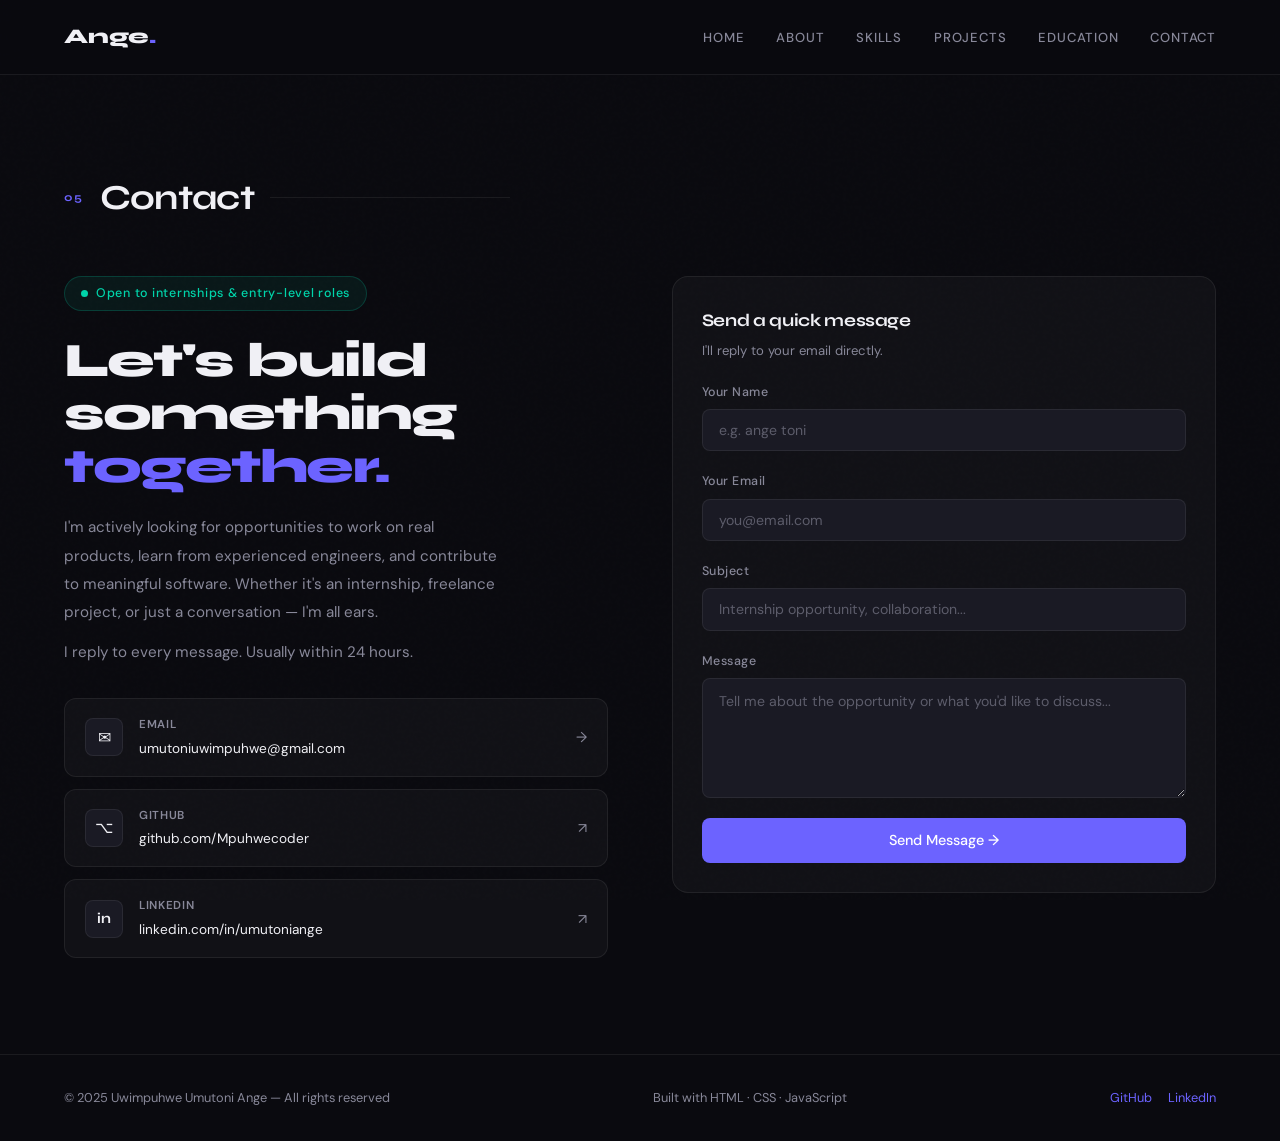
<file: my portfolio/portfolio/contact.html>
<!DOCTYPE html>
<html lang="en">
<head>
  <meta charset="UTF-8">
  <meta name="viewport" content="width=device-width, initial-scale=1.0">
  <title>Contact — Ange Umutoni Uwimpuhwe</title>
  <meta name="description" content="Get in touch with Umutoni Ange — open to internships, collaborations, and developer roles.">
  <link rel="stylesheet" href="css/style.css">
  <link rel="stylesheet" href="css/contact.css">
</head>
<body>

<div id="nav-placeholder"></div>

<main class="page-content">
  <section class="section contact-section">

    <div class="section-header fade-up">
      <span class="section-num">05</span>
      <h2 class="section-title">Contact</h2>
      <div class="section-line"></div>
    </div>

    <div class="contact-layout">

      <!-- Left: CTA text -->
      <div class="contact-left fade-up">
        <div class="badge badge-green" style="margin-bottom:1.5rem;">
          <span class="badge-dot"></span>
          Open to internships &amp; entry-level roles
        </div>

        <h3 class="contact-heading">
          Let's build something<br>
          <span class="ch-accent">together.</span>
        </h3>

        <p class="contact-desc">
          I'm actively looking for opportunities to work on real products, learn from
          experienced engineers, and contribute to meaningful software. Whether it's an
          internship, freelance project, or just a conversation — I'm all ears.
        </p>

        <p class="contact-desc" style="margin-top:-0.5rem;">
          I reply to every message. Usually within 24 hours.
        </p>

        <div class="contact-channels">
          <a href="mailto:umutoniuwimpuhwe@gmail.com" class="channel-card">
            <div class="channel-icon">✉</div>
            <div>
              <div class="channel-label">Email</div>
              <div class="channel-value">umutoniuwimpuhwe@gmail.com</div>
            </div>
            <span class="channel-arrow">→</span>
          </a>

          <a href="https://github.com/Mpuhwecoder" target="_blank" class="channel-card">
            <div class="channel-icon">⌥</div>
            <div>
              <div class="channel-label">GitHub</div>
              <div class="channel-value">github.com/Mpuhwecoder</div>
            </div>
            <span class="channel-arrow">↗</span>
          </a>

          <a href="https://linkedin.com/in/umutoniange" target="_blank" class="channel-card">
            <div class="channel-icon" style="font-weight:700;font-family:'Syne',sans-serif;font-size:0.9rem;">in</div>
            <div>
              <div class="channel-label">LinkedIn</div>
              <div class="channel-value">linkedin.com/in/umutoniange</div>
            </div>
            <span class="channel-arrow">↗</span>
          </a>
        </div>
      </div>

      <!-- Right: Quick contact form -->
      <div class="contact-right fade-up delay-2">
        <div class="contact-form-card card">
          <h4 class="form-heading">Send a quick message</h4>
          <p class="form-sub">I'll reply to your email directly.</p>

          <div class="form-group">
            <label class="form-label" for="name">Your Name</label>
            <input type="text" id="name" class="form-input" placeholder="e.g. ange toni">
          </div>

          <div class="form-group">
            <label class="form-label" for="email">Your Email</label>
            <input type="email" id="email" class="form-input" placeholder="you@email.com">
          </div>

          <div class="form-group">
            <label class="form-label" for="subject">Subject</label>
            <input type="text" id="subject" class="form-input" placeholder="Internship opportunity, collaboration...">
          </div>

          <div class="form-group">
            <label class="form-label" for="message">Message</label>
            <textarea id="message" class="form-input form-textarea" placeholder="Tell me about the opportunity or what you'd like to discuss..."></textarea>
          </div>

          <button class="btn btn-primary send-btn" onclick="handleSend()">
            Send Message →
          </button>

          <div id="form-feedback" class="form-feedback" style="display:none;"></div>
        </div>
      </div>

    </div>
  </section>
</main>

<div id="footer-placeholder"></div>

<script src="js/layout.js"></script>
<script src="js/main.js"></script>
<script>
function handleSend() {
  const name    = document.getElementById('name').value.trim();
  const email   = document.getElementById('email').value.trim();
  const subject = document.getElementById('subject').value.trim();
  const message = document.getElementById('message').value.trim();
  const fb      = document.getElementById('form-feedback');

  if (!name || !email || !message) {
    fb.style.display = 'block';
    fb.className = 'form-feedback form-error';
    fb.textContent = 'Please fill in your name, email, and message.';
    return;
  }

  // Opens default mail client pre-filled
  const mailtoLink = `mailto:umutoniuwimpuhwe@gmail.com?subject=${encodeURIComponent(subject || 'Portfolio Contact: ' + name)}&body=${encodeURIComponent('Hi Ange,\n\n' + message + '\n\nFrom: ' + name + '\nEmail: ' + email)}`;
  window.location.href = mailtoLink;

  fb.style.display = 'block';
  fb.className = 'form-feedback form-success';
  fb.textContent = '✓ Opening your mail app now. Thank you, ' + name + '!';
}
</script>
</body>
</html>
</file>
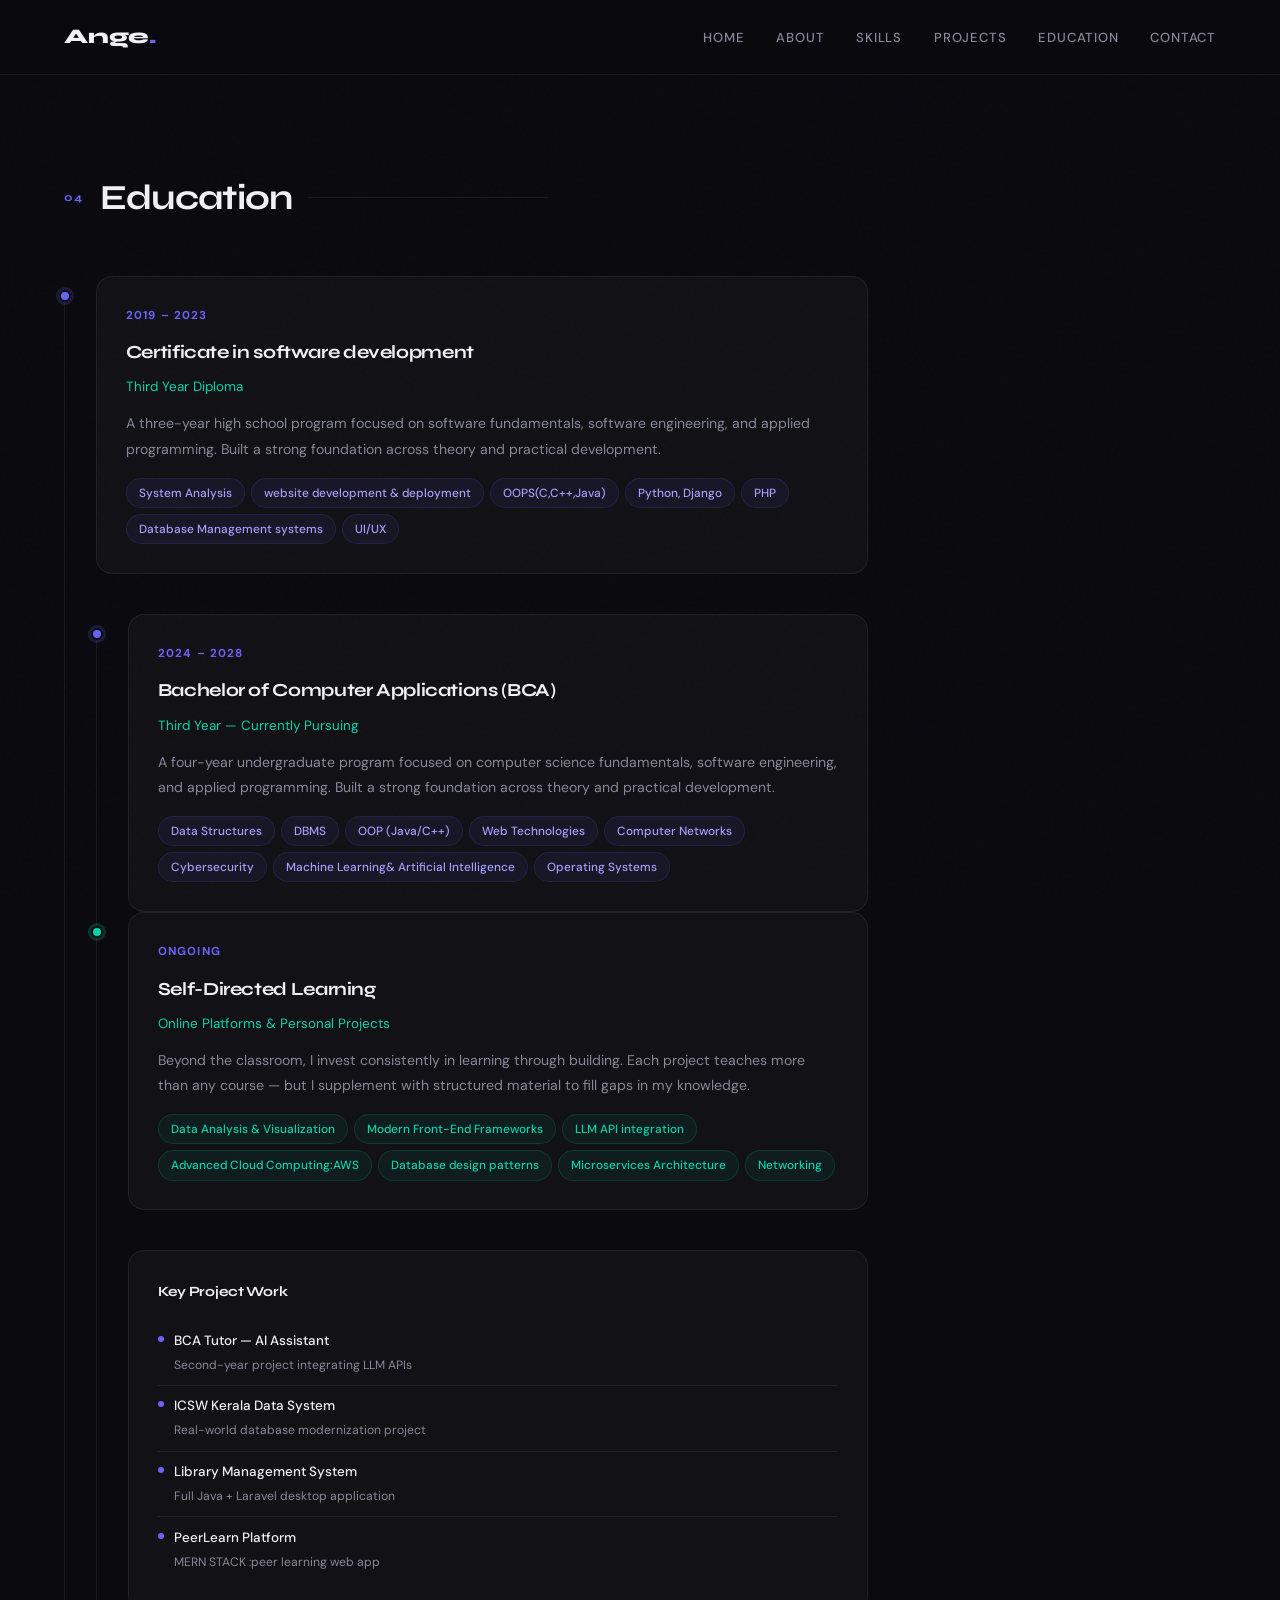
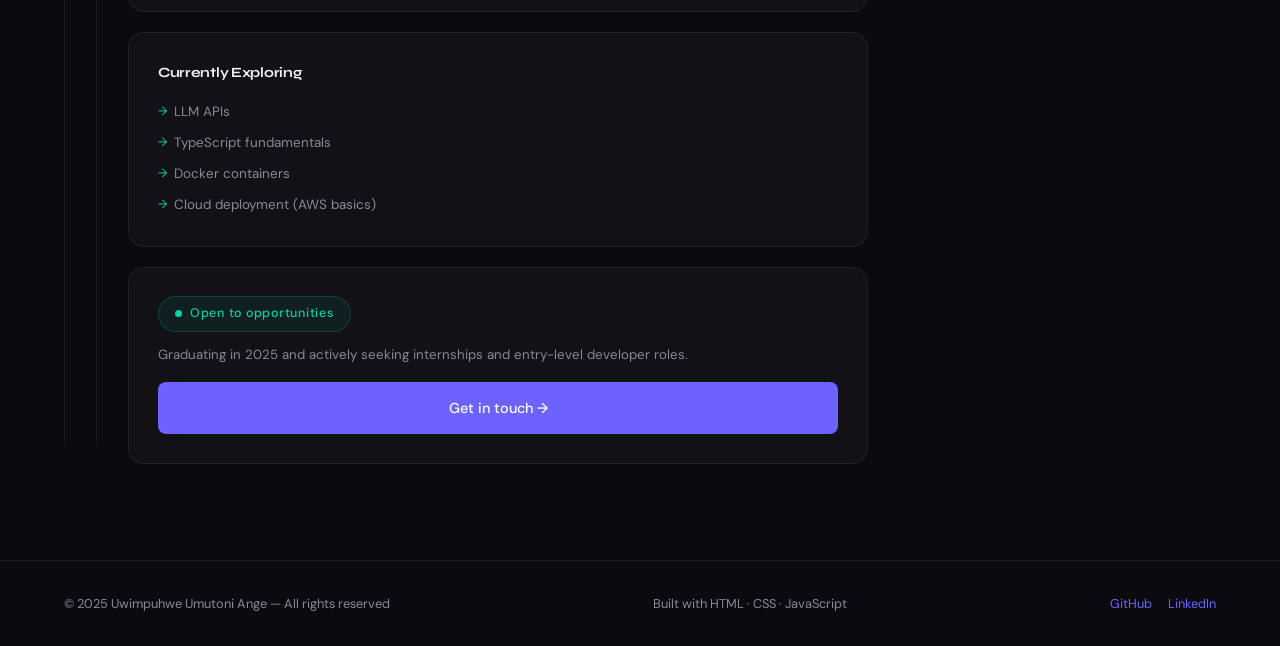
<file: my portfolio/portfolio/education.html>
<!DOCTYPE html>
<html lang="en">
<head>
  <meta charset="UTF-8">
  <meta name="viewport" content="width=device-width, initial-scale=1.0">
  <title>Education — Ange</title>
  <meta name="description" content="Educational background and learning journey of Umutoni Ange.">
  <link rel="stylesheet" href="css/style.css">
  <link rel="stylesheet" href="css/education.css">
</head>
<body>

<div id="nav-placeholder"></div>

<main class="page-content">
  <section class="section">

    <div class="section-header fade-up">
      <span class="section-num">04</span>
      <h2 class="section-title">Education</h2>
      <div class="section-line"></div>
    </div>

    <div class="education-layout">

      <!-- Timeline -->
      <div class="edu-timeline">

        <div class="timeline-item fade-up delay-1">
          <div class="tl-dot"></div>
          <div class="tl-content card">
            <div class="tl-date">2019 – 2023</div>
            <h3 class="tl-title">Certificate in software development</h3>
            <div class="tl-org">Third Year Diploma</div>
            <p class="tl-desc">
              A three-year high school program focused on software fundamentals,
              software engineering, and applied programming. Built a strong foundation across
              theory and practical development.
            </p>
            <div class="tl-subjects">
              <div class="subject-chip">System Analysis</div>
              <div class="subject-chip">website development & deployment</div>
              <div class="subject-chip">OOPS(C,C++,Java)</div>
              <div class="subject-chip">Python, Django</div>
              <div class="subject-chip">PHP</div>
              <div class="subject-chip">Database Management systems</div>
              <div class="subject-chip">UI/UX</div>
              
            </div>
          </div>
        </div>
            <div class="edu-timeline">

        <div class="timeline-item fade-up delay-2">
             <div class="tl-dot"></div>
          <div class="tl-content card">
            <div class="tl-date">2024 – 2028</div>
            <h3 class="tl-title">Bachelor of Computer Applications (BCA)</h3>
             <div class="tl-org">Third Year — Currently Pursuing</div>
            <p class="tl-desc">
              A four-year undergraduate program focused on computer science fundamentals,
              software engineering, and applied programming. Built a strong foundation across
              theory and practical development.
            </p>
            
            <div class="tl-subjects">
              <div class="subject-chip">Data Structures</div>
              <div class="subject-chip">DBMS</div>
              <div class="subject-chip">OOP (Java/C++)</div>
              <div class="subject-chip">Web Technologies</div>
              <div class="subject-chip">Computer Networks</div>
              <div class="subject-chip">Cybersecurity</div>
              <div class="subject-chip">Machine Learning& Artificial Intelligence</div>
              <div class="subject-chip">Operating Systems</div>
            </div>
          </div>
    

        <div class="timeline-item fade-up delay-3">
          <div class="tl-dot tl-dot-green"></div>
          <div class="tl-content card">
            <div class="tl-date">Ongoing</div>
            <h3 class="tl-title">Self-Directed Learning</h3>
            <div class="tl-org">Online Platforms & Personal Projects</div>
            <p class="tl-desc">
              Beyond the classroom, I invest consistently in learning through building.
              Each project teaches more than any course — but I supplement with structured
              material to fill gaps in my knowledge.
            </p>
            <div class="tl-subjects">
              <div class="subject-chip chip-green">Data Analysis & Visualization</div>
              <div class="subject-chip chip-green">Modern Front-End Frameworks</div>
              <div class="subject-chip chip-green">LLM API integration</div>
              <div class="subject-chip chip-green">Advanced Cloud Computing:AWS</div>
              <div class="subject-chip chip-green">Database design patterns</div>
              <div class="subject-chip chip-green">Microservices Architecture</div>
              <div class="subject-chip chip-green">Networking</div>
            </div>
          </div>
        </div>

      </div>

      <!-- Right: coursework highlight -->
      <div class="edu-sidebar fade-up delay-2">
        <div class="sidebar-card card">
          <h4 class="sidebar-title">Key Project Work</h4>
          <div class="sidebar-project">
            <div class="sp-dot"></div>
            <div>
              <div class="sp-name">BCA Tutor — AI Assistant</div>
              <div class="sp-desc">Second-year project integrating LLM APIs</div>
            </div>
          </div>
          <div class="sidebar-project">
            <div class="sp-dot"></div>
            <div>
              <div class="sp-name">ICSW Kerala Data System</div>
              <div class="sp-desc">Real-world database modernization project</div>
            </div>
          </div>
          <div class="sidebar-project">
            <div class="sp-dot"></div>
            <div>
              <div class="sp-name">Library Management System</div>
              <div class="sp-desc">Full Java + Laravel desktop application</div>
            </div>
          </div>
          <div class="sidebar-project">
            <div class="sp-dot"></div>
            <div>
              <div class="sp-name">PeerLearn Platform</div>
              <div class="sp-desc">MERN STACK :peer learning web app</div>
            </div>
          </div>
        </div>

        <div class="sidebar-card card" style="margin-top:1.25rem;">
          <h4 class="sidebar-title">Currently Exploring</h4>
          <ul class="exploring-list">
            <li>LLM APIs</li>
            <li>TypeScript fundamentals</li>
            <li>Docker containers</li>
            <li>Cloud deployment (AWS basics)</li>
          </ul>
        </div>

        <div class="sidebar-availability card" style="margin-top:1.25rem;">
          <div class="badge badge-green" style="margin-bottom:0.75rem;">
            <span class="badge-dot"></span>
            Open to opportunities
          </div>
          <p style="font-size:0.83rem; color:var(--muted); line-height:1.7;">
            Graduating in 2025 and actively seeking internships and entry-level developer roles.
          </p>
          <a href="contact.html" class="btn btn-primary" style="margin-top:1rem; width:100%; justify-content:center;">
            Get in touch →
          </a>
        </div>
      </div>

    </div>
  </section>
</main>

<div id="footer-placeholder"></div>

<script src="js/layout.js"></script>
<script src="js/main.js"></script>
</body>
</html>
</file>
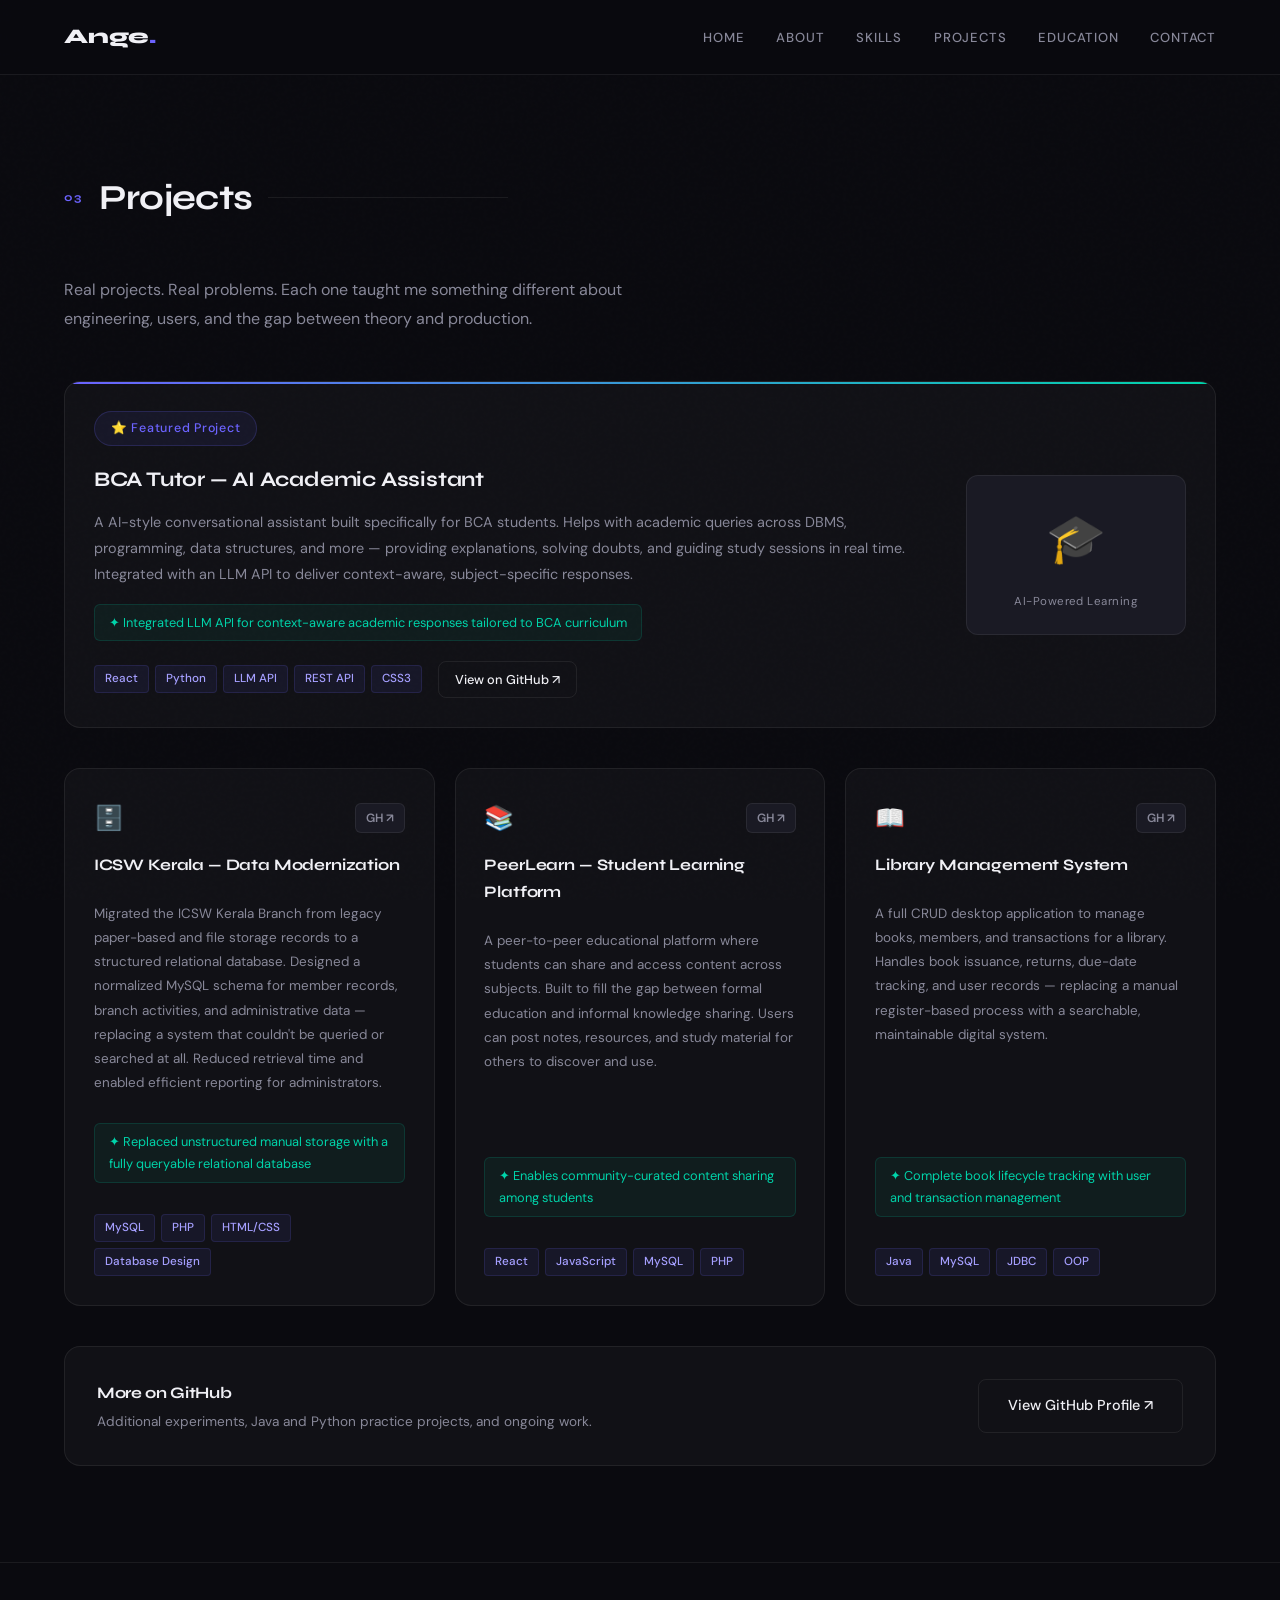
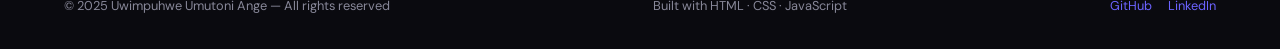
<file: my portfolio/portfolio/projects.html>
<!DOCTYPE html>
<html lang="en">
<head>
  <meta charset="UTF-8">
  <meta name="viewport" content="width=device-width, initial-scale=1.0">
  <title>Projects — Ange Umutoni Uwimpuhwe</title>
  <meta name="description" content="Software projects built by Uwimpuhwe Umutoni Ange including AI tools, data systems, and web applications.">
  <link rel="stylesheet" href="css/style.css">
  <link rel="stylesheet" href="css/projects.css">
</head>
<body>

<div id="nav-placeholder"></div>

<main class="page-content">
  <section class="section">

    <div class="section-header fade-up">
      <span class="section-num">03</span>
      <h2 class="section-title">Projects</h2>
      <div class="section-line"></div>
    </div>

    <p class="projects-intro fade-up">
      Real projects. Real problems. Each one taught me something different about engineering,
      users, and the gap between theory and production.
    </p>

    <!-- FEATURED: BCA Tutor -->
    <div class="project-featured card fade-up">
      <div class="pf-text">
        <div class="project-badge">
          <span class="badge badge-purple">⭐ Featured Project</span>
        </div>
        <h3 class="project-name">BCA Tutor — AI Academic Assistant</h3>
        <p class="project-desc">
          A AI-style conversational assistant built specifically for BCA students.
          Helps with academic queries across DBMS, programming, data structures, and more —
          providing explanations, solving doubts, and guiding study sessions in real time.
          Integrated with an LLM API to deliver context-aware, subject-specific responses.
        </p>
        <div class="project-outcome">
          ✦ Integrated LLM API for context-aware academic responses tailored to BCA curriculum
        </div>
        <div class="project-meta">
          <div class="project-tags">
            <span class="tag">React</span>
            <span class="tag">Python</span>
            <span class="tag">LLM API</span>
            <span class="tag">REST API</span>
            <span class="tag">CSS3</span>
          </div>
          <div class="project-links">
            <a href="https://github.com/Mpuhwecoder" target="_blank" class="project-link-btn">
              View on GitHub ↗
            </a>
          </div>
        </div>
      </div>
      <div class="pf-visual">
        <span>🎓</span>
        <span class="pf-visual-label">AI-Powered Learning</span>
      </div>
    </div>

    <!-- PROJECT GRID -->
    <div class="projects-grid">

      <!-- ICSW -->
      <div class="project-card card fade-up delay-1">
        <div class="pc-header">
          <div class="pc-icon">🗄️</div>
          <a href="https://github.com/Mpuhwecoder" target="_blank" class="pc-link">GH ↗</a>
        </div>
        <h3 class="project-name">ICSW Kerala — Data Modernization</h3>
        <p class="project-desc">
          Migrated the ICSW Kerala Branch from legacy paper-based and file storage records to a
          structured relational database. Designed a normalized MySQL schema for member records,
          branch activities, and administrative data — replacing a system that couldn't be queried
          or searched at all. Reduced retrieval time and enabled efficient reporting for administrators.
        </p>
        <div class="project-outcome">
          ✦ Replaced unstructured manual storage with a fully queryable relational database
        </div>
        <div class="project-tags">
          <span class="tag">MySQL</span>
          <span class="tag">PHP</span>
          <span class="tag">HTML/CSS</span>
          <span class="tag">Database Design</span>
        </div>
      </div>

      <!-- PeerLearn -->
      <div class="project-card card fade-up delay-2">
        <div class="pc-header">
          <div class="pc-icon">📚</div>
          <a href="https://github.com/Mpuhwecoder" target="_blank" class="pc-link">GH ↗</a>
        </div>
        <h3 class="project-name">PeerLearn — Student Learning Platform</h3>
        <p class="project-desc">
          A peer-to-peer educational platform where students can share and access content across
          subjects. Built to fill the gap between formal education and informal knowledge sharing.
          Users can post notes, resources, and study material for others to discover and use.
        </p>
        <div class="project-outcome">
          ✦ Enables community-curated content sharing among students
        </div>
        <div class="project-tags">
          <span class="tag">React</span>
          <span class="tag">JavaScript</span>
          <span class="tag">MySQL</span>
          <span class="tag">PHP</span>
        </div>
      </div>

      <!-- Library -->
      <div class="project-card card fade-up delay-1">
        <div class="pc-header">
          <div class="pc-icon">📖</div>
          <a href="https://github.com/Mpuhwecoder" target="_blank" class="pc-link">GH ↗</a>
        </div>
        <h3 class="project-name">Library Management System</h3>
        <p class="project-desc">
          A full CRUD desktop application to manage books, members, and transactions for a library.
          Handles book issuance, returns, due-date tracking, and user records — replacing a
          manual register-based process with a searchable, maintainable digital system.
        </p>
        <div class="project-outcome">
          ✦ Complete book lifecycle tracking with user and transaction management
        </div>
        <div class="project-tags">
          <span class="tag">Java</span>
          <span class="tag">MySQL</span>
          <span class="tag">JDBC</span>
          <span class="tag">OOP</span>
        </div>
      </div>

    </div>

    <!-- GitHub CTA -->
    <div class="github-cta fade-up">
      <div class="github-cta-text">
        <h4>More on GitHub</h4>
        <p>Additional experiments, Java and Python practice projects, and ongoing work.</p>
      </div>
      <a href="https://github.com/Mpuhwecoder" target="_blank" class="btn btn-outline">
        View GitHub Profile ↗
      </a>
    </div>

  </section>
</main>

<div id="footer-placeholder"></div>

<script src="js/layout.js"></script>
<script src="js/main.js"></script>
</body>
</html>
</file>
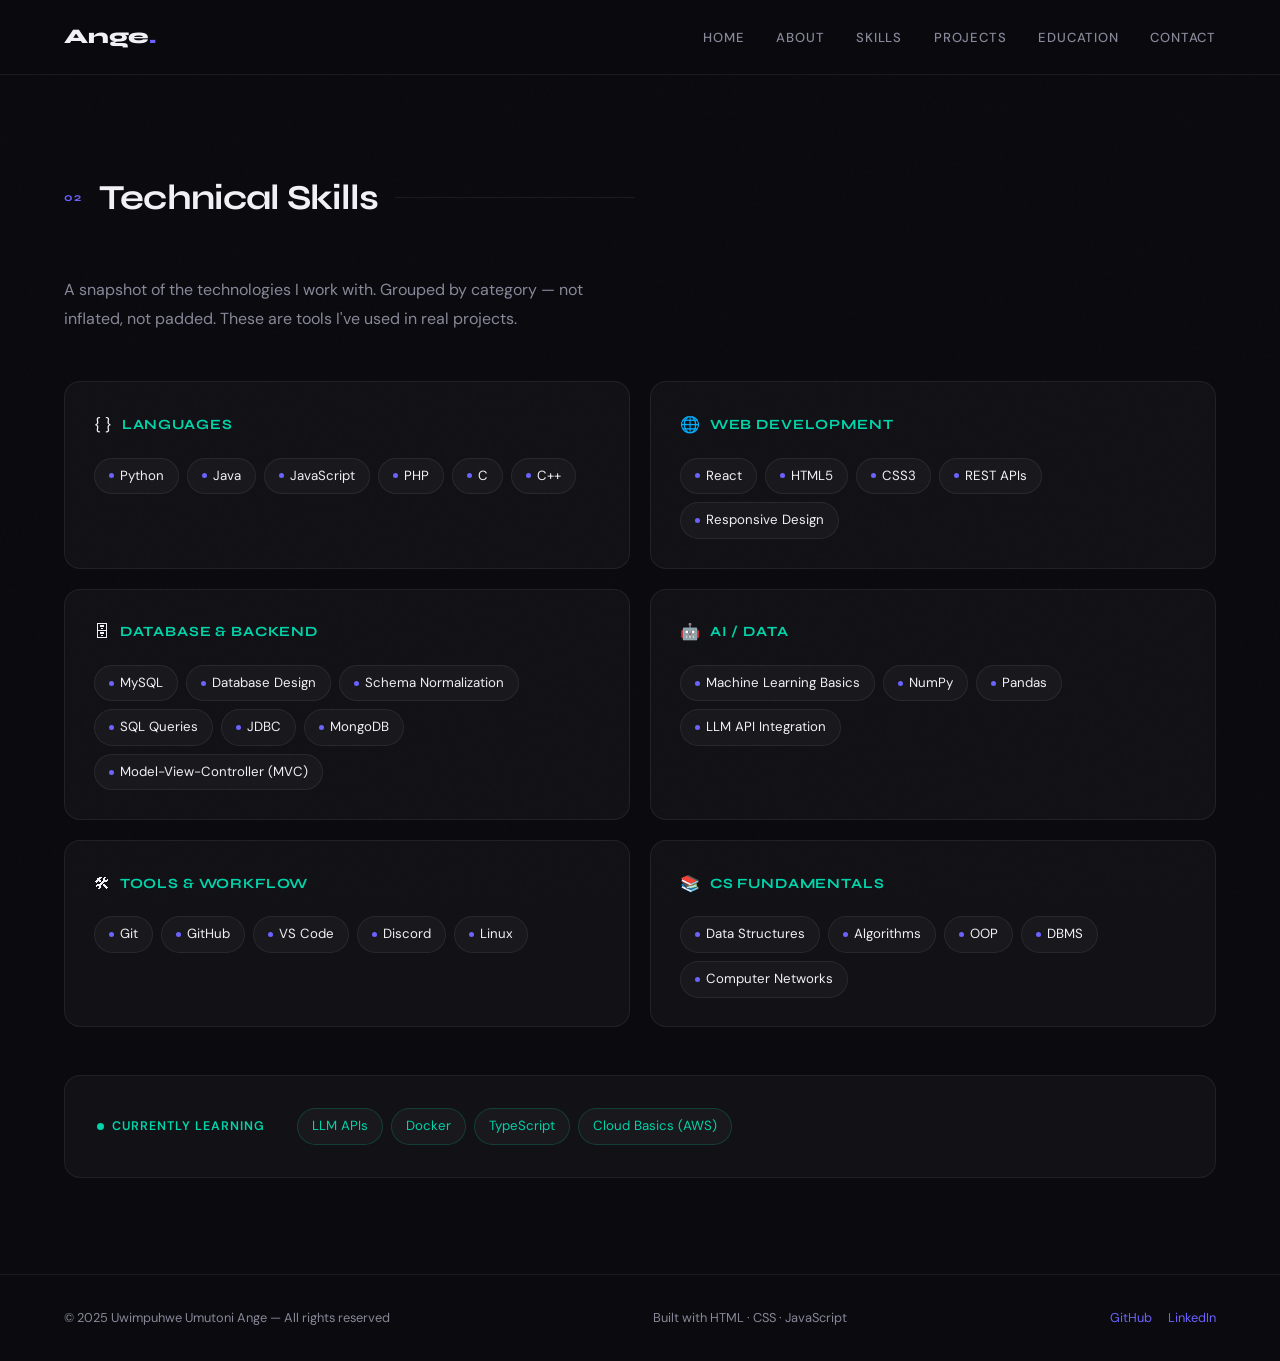
<file: my portfolio/portfolio/skills.html>
<!DOCTYPE html>
<html lang="en">
<head>
  <meta charset="UTF-8">
  <meta name="viewport" content="width=device-width, initial-scale=1.0">
  <title>Skills — Ange Umutoni Uwimpuhwe</title>
  <meta name="description" content="Technical skills and tools used by Uwimpuhwe Umutoni Ange.">
  <link rel="stylesheet" href="css/style.css">
  <link rel="stylesheet" href="css/skills.css">
</head>
<body>

<div id="nav-placeholder"></div>

<main class="page-content">
  <section class="section">

    <div class="section-header fade-up">
      <span class="section-num">02</span>
      <h2 class="section-title">Technical Skills</h2>
      <div class="section-line"></div>
    </div>

    <p class="skills-intro fade-up">
      A snapshot of the technologies I work with. Grouped by category — not inflated, not padded.
      These are tools I've used in real projects.
    </p>

    <div class="skills-grid">

      <div class="skill-group card fade-up delay-1">
        <div class="sg-header">
          <span class="sg-icon">{ }</span>
          <span class="sg-title">Languages</span>
        </div>
        <div class="skill-pills">
          <div class="pill"><span class="pill-dot"></span>Python</div>
          <div class="pill"><span class="pill-dot"></span>Java</div>
          <div class="pill"><span class="pill-dot"></span>JavaScript</div>
          <div class="pill"><span class="pill-dot"></span>PHP</div>
          <div class="pill"><span class="pill-dot"></span>C</div>
          <div class="pill"><span class="pill-dot"></span>C++</div>
        </div>
      </div>

      <div class="skill-group card fade-up delay-2">
        <div class="sg-header">
          <span class="sg-icon">🌐</span>
          <span class="sg-title">Web Development</span>
        </div>
        <div class="skill-pills">
          <div class="pill"><span class="pill-dot"></span>React</div>
          <div class="pill"><span class="pill-dot"></span>HTML5</div>
          <div class="pill"><span class="pill-dot"></span>CSS3</div>
          <div class="pill"><span class="pill-dot"></span>REST APIs</div>
          <div class="pill"><span class="pill-dot"></span>Responsive Design</div>
        </div>
      </div>

      <div class="skill-group card fade-up delay-1">
        <div class="sg-header">
          <span class="sg-icon">🗄</span>
          <span class="sg-title">Database & Backend</span>
        </div>
        <div class="skill-pills">
          <div class="pill"><span class="pill-dot"></span>MySQL</div>
          <div class="pill"><span class="pill-dot"></span>Database Design</div>
          <div class="pill"><span class="pill-dot"></span>Schema Normalization</div>
          <div class="pill"><span class="pill-dot"></span>SQL Queries</div>
          <div class="pill"><span class="pill-dot"></span>JDBC</div>
          <div class="pill"><span class="pill-dot"></span>MongoDB</div>
          <div class="pill"><span class="pill-dot"></span>Model-View-Controller (MVC)</div>
        </div>
      </div>

      <div class="skill-group card fade-up delay-2">
        <div class="sg-header">
          <span class="sg-icon">🤖</span>
          <span class="sg-title">AI / Data</span>
        </div>
        <div class="skill-pills">
          <div class="pill"><span class="pill-dot"></span>Machine Learning Basics</div>
          <div class="pill"><span class="pill-dot"></span>NumPy</div>
          <div class="pill"><span class="pill-dot"></span>Pandas</div>
          <div class="pill"><span class="pill-dot"></span>LLM API Integration</div>
        </div>
      </div>

      <div class="skill-group card fade-up delay-1">
        <div class="sg-header">
          <span class="sg-icon">🛠</span>
          <span class="sg-title">Tools & Workflow</span>
        </div>
        <div class="skill-pills">
          <div class="pill"><span class="pill-dot"></span>Git</div>
          <div class="pill"><span class="pill-dot"></span>GitHub</div>
          <div class="pill"><span class="pill-dot"></span>VS Code</div>
          <div class="pill"><span class="pill-dot"></span>Discord</div>
          <div class="pill"><span class="pill-dot"></span>Linux</div>
        </div>
      </div>

      <div class="skill-group card fade-up delay-2">
        <div class="sg-header">
          <span class="sg-icon">📚</span>
          <span class="sg-title">CS Fundamentals</span>
        </div>
        <div class="skill-pills">
          <div class="pill"><span class="pill-dot"></span>Data Structures</div>
          <div class="pill"><span class="pill-dot"></span>Algorithms</div>
          <div class="pill"><span class="pill-dot"></span>OOP</div>
          <div class="pill"><span class="pill-dot"></span>DBMS</div>
          <div class="pill"><span class="pill-dot"></span>Computer Networks</div>
        </div>
      </div>

    </div>

    <!-- Currently learning -->
    <div class="learning-section fade-up">
      <div class="learning-label">
        <span class="badge-dot" style="width:7px;height:7px;border-radius:50%;background:var(--accent2);display:inline-block;animation:pulse 2s infinite;"></span>
        Currently Learning
      </div>
      <div class="learning-pills">
        <div class="pill learning-pill">LLM APIs</div>
        <div class="pill learning-pill">Docker</div>
        <div class="pill learning-pill">TypeScript</div>
        <div class="pill learning-pill">Cloud Basics (AWS)</div>
      </div>
    </div>

  </section>
</main>

<div id="footer-placeholder"></div>

<script src="js/layout.js"></script>
<script src="js/main.js"></script>
</body>
</html>
</file>
<file: my portfolio/portfolio/css/style.css>
/* ============================================
   ANGE PORTFOLIO — GLOBAL STYLES
   style.css
   ============================================ */

@import url('https://fonts.googleapis.com/css2?family=Syne:wght@400;600;700;800&family=DM+Sans:ital,wght@0,300;0,400;0,500;1,300&display=swap');

/* ── Variables ── */
:root {
  --bg:      #0a0a0f;
  --bg2:     #111118;
  --bg3:     #1a1a24;
  --accent:  #6c63ff;
  --accent2: #00d4aa;
  --accent3: #ff6b6b;
  --text:    #f0f0f5;
  --muted:   #888899;
  --border:  rgba(255,255,255,0.07);
  --card:    rgba(255,255,255,0.03);
  --radius:  12px;
  --radius-lg: 16px;
}

/* ── Reset ── */
*, *::before, *::after { box-sizing: border-box; margin: 0; padding: 0; }
html { scroll-behavior: smooth; }
body {
  font-family: 'DM Sans', sans-serif;
  background: var(--bg);
  color: var(--text);
  overflow-x: hidden;
  line-height: 1.7;
  min-height: 100vh;
}

/* ── Noise overlay ── */
body::before {
  content: '';
  position: fixed;
  inset: 0;
  background-image: url("data:image/svg+xml,%3Csvg viewBox='0 0 256 256' xmlns='http://www.w3.org/2000/svg'%3E%3Cfilter id='n'%3E%3CfeTurbulence type='fractalNoise' baseFrequency='0.9' numOctaves='4' stitchTiles='stitch'/%3E%3C/filter%3E%3Crect width='100%25' height='100%25' filter='url(%23n)' opacity='0.04'/%3E%3C/svg%3E");
  pointer-events: none;
  z-index: 0;
  opacity: 0.35;
}

/* ── Typography ── */
h1, h2, h3, h4 {
  font-family: 'Syne', sans-serif;
  letter-spacing: -0.02em;
}

a { color: inherit; text-decoration: none; }

/* ── NAV ── */
nav {
  position: fixed;
  top: 0; left: 0; right: 0;
  z-index: 100;
  padding: 1.2rem 4rem;
  display: flex;
  justify-content: space-between;
  align-items: center;
  background: rgba(10,10,15,0.88);
  backdrop-filter: blur(20px);
  border-bottom: 1px solid var(--border);
  transition: padding 0.3s;
}
nav.scrolled { padding: 0.8rem 4rem; }
.nav-logo {
  font-family: 'Syne', sans-serif;
  font-weight: 800;
  font-size: 1.3rem;
  color: var(--text);
}
.nav-logo span { color: var(--accent); }
.nav-links { display: flex; gap: 2rem; list-style: none; }
.nav-links a {
  font-size: 0.82rem;
  font-weight: 500;
  color: var(--muted);
  letter-spacing: 0.06em;
  text-transform: uppercase;
  transition: color 0.2s;
  position: relative;
  padding-bottom: 2px;
}
.nav-links a::after {
  content: '';
  position: absolute;
  bottom: -2px; left: 0;
  width: 0; height: 1px;
  background: var(--accent);
  transition: width 0.25s;
}
.nav-links a:hover { color: var(--text); }
.nav-links a:hover::after,
.nav-links a.active::after { width: 100%; }
.nav-links a.active { color: var(--text); }

.nav-toggle {
  display: none;
  flex-direction: column;
  gap: 5px;
  cursor: pointer;
  padding: 4px;
}
.nav-toggle span {
  display: block;
  width: 22px; height: 2px;
  background: var(--text);
  border-radius: 2px;
  transition: all 0.3s;
}

/* ── Page wrapper ── */
.page-content {
  position: relative;
  z-index: 1;
  padding-top: 72px;
}

/* ── Section layout ── */
.section {
  padding: 6rem 4rem;
  position: relative;
  z-index: 1;
}
.section.alt-bg { background: var(--bg2); }

.section-header {
  display: flex;
  align-items: center;
  gap: 1rem;
  margin-bottom: 3rem;
}
.section-num {
  font-family: 'Syne', sans-serif;
  font-size: 0.72rem;
  font-weight: 700;
  color: var(--accent);
  letter-spacing: 0.12em;
}
.section-title {
  font-size: clamp(1.6rem, 3vw, 2.2rem);
  font-weight: 700;
}
.section-line {
  flex: 1;
  height: 1px;
  background: var(--border);
  max-width: 240px;
}

/* ── Buttons ── */
.btn {
  display: inline-flex;
  align-items: center;
  gap: 8px;
  padding: 0.85rem 1.8rem;
  border-radius: 8px;
  font-family: 'DM Sans', sans-serif;
  font-size: 0.9rem;
  font-weight: 500;
  cursor: pointer;
  border: none;
  transition: all 0.2s;
  text-decoration: none;
}
.btn-primary { background: var(--accent); color: #fff; }
.btn-primary:hover { background: #7d75ff; transform: translateY(-2px); }
.btn-outline {
  background: transparent;
  color: var(--text);
  border: 1px solid var(--border);
}
.btn-outline:hover {
  border-color: rgba(255,255,255,0.2);
  background: var(--card);
  transform: translateY(-2px);
}

/* ── Cards ── */
.card {
  background: var(--card);
  border: 1px solid var(--border);
  border-radius: var(--radius-lg);
  padding: 1.8rem;
  transition: all 0.3s;
}
.card:hover {
  border-color: rgba(108,99,255,0.25);
  transform: translateY(-4px);
  background: rgba(255,255,255,0.04);
}

/* ── Tags / Pills ── */
.tag {
  font-size: 0.73rem;
  padding: 3px 10px;
  background: rgba(108,99,255,0.08);
  border: 1px solid rgba(108,99,255,0.15);
  border-radius: 4px;
  color: #a59fff;
  font-weight: 500;
}
.pill {
  display: inline-flex;
  align-items: center;
  gap: 6px;
  padding: 6px 14px;
  background: var(--card);
  border: 1px solid var(--border);
  border-radius: 100px;
  font-size: 0.83rem;
  color: var(--text);
  transition: all 0.2s;
  cursor: default;
}
.pill:hover {
  border-color: rgba(108,99,255,0.4);
  background: rgba(108,99,255,0.08);
  color: var(--accent);
}
.pill-dot {
  width: 5px; height: 5px;
  border-radius: 50%;
  background: var(--accent);
  flex-shrink: 0;
}

/* ── Badges ── */
.badge {
  display: inline-flex;
  align-items: center;
  gap: 8px;
  padding: 6px 16px;
  border-radius: 100px;
  font-size: 0.78rem;
  font-weight: 500;
  letter-spacing: 0.06em;
}
.badge-green {
  background: rgba(0,212,170,0.07);
  border: 1px solid rgba(0,212,170,0.2);
  color: var(--accent2);
}
.badge-purple {
  background: rgba(108,99,255,0.08);
  border: 1px solid rgba(108,99,255,0.2);
  color: var(--accent);
}
.badge-dot {
  width: 7px; height: 7px;
  border-radius: 50%;
  background: currentColor;
  animation: pulse 2s infinite;
}

/* ── Animations ── */
@keyframes pulse {
  0%, 100% { opacity: 1; transform: scale(1); }
  50% { opacity: 0.4; transform: scale(0.8); }
}
@keyframes fadeUp {
  from { opacity: 0; transform: translateY(30px); }
  to   { opacity: 1; transform: translateY(0); }
}
@keyframes fadeIn {
  from { opacity: 0; }
  to   { opacity: 1; }
}

.fade-up {
  opacity: 0;
  transform: translateY(30px);
  transition: opacity 0.6s ease, transform 0.6s ease;
}
.fade-up.visible { opacity: 1; transform: translateY(0); }
.fade-up.delay-1 { transition-delay: 0.1s; }
.fade-up.delay-2 { transition-delay: 0.2s; }
.fade-up.delay-3 { transition-delay: 0.3s; }

/* ── Footer ── */
footer {
  border-top: 1px solid var(--border);
  padding: 2rem 4rem;
  display: flex;
  justify-content: space-between;
  align-items: center;
  color: var(--muted);
  font-size: 0.8rem;
  position: relative;
  z-index: 1;
}
footer a { color: var(--accent); }
footer a:hover { text-decoration: underline; }

/* ── Responsive ── */
@media (max-width: 768px) {
  nav { padding: 1rem 1.5rem; }
  nav.scrolled { padding: 0.8rem 1.5rem; }
  .nav-links {
    display: none;
    position: fixed;
    top: 60px; left: 0; right: 0;
    background: rgba(10,10,15,0.97);
    flex-direction: column;
    padding: 2rem;
    gap: 1.5rem;
    border-bottom: 1px solid var(--border);
  }
  .nav-links.open { display: flex; }
  .nav-links a { font-size: 1rem; }
  .nav-toggle { display: flex; }
  .section { padding: 4rem 1.5rem; }
  footer { flex-direction: column; gap: 0.5rem; text-align: center; padding: 1.5rem; }
}
</file>
<file: my portfolio/portfolio/css/contact.css>
/* ============================================
   CONTACT PAGE STYLES
   css/contact.css
   ============================================ */

.contact-layout {
  display: grid;
  grid-template-columns: 1fr 1fr;
  gap: 4rem;
  align-items: start;
}

/* ── Left ── */
.contact-heading {
  font-family: 'Syne', sans-serif;
  font-size: clamp(2rem, 4vw, 3rem);
  font-weight: 800;
  letter-spacing: -0.03em;
  line-height: 1.1;
  margin-bottom: 1.25rem;
}
.ch-accent { color: var(--accent); }

.contact-desc {
  color: var(--muted);
  font-size: 0.95rem;
  line-height: 1.85;
  margin-bottom: 1.25rem;
  max-width: 440px;
}

.contact-channels { display: flex; flex-direction: column; gap: 0.75rem; margin-top: 2rem; }

.channel-card {
  display: flex;
  align-items: center;
  gap: 1rem;
  padding: 1rem 1.25rem;
  background: var(--card);
  border: 1px solid var(--border);
  border-radius: var(--radius);
  color: var(--text);
  transition: all 0.2s;
}
.channel-card:hover {
  border-color: rgba(108,99,255,0.3);
  background: rgba(108,99,255,0.06);
  transform: translateX(4px);
}
.channel-icon {
  width: 38px; height: 38px;
  display: flex; align-items: center; justify-content: center;
  background: var(--bg3);
  border: 1px solid var(--border);
  border-radius: 8px;
  font-size: 1rem;
  flex-shrink: 0;
}
.channel-label {
  font-size: 0.72rem;
  font-weight: 600;
  color: var(--muted);
  letter-spacing: 0.06em;
  text-transform: uppercase;
  margin-bottom: 2px;
}
.channel-value {
  font-size: 0.85rem;
  color: var(--text);
  font-weight: 400;
}
.channel-arrow {
  margin-left: auto;
  color: var(--muted);
  font-size: 0.9rem;
  transition: all 0.2s;
}
.channel-card:hover .channel-arrow {
  color: var(--accent);
}

/* ── Form ── */
.contact-form-card { display: flex; flex-direction: column; gap: 1.25rem; }

.form-heading {
  font-family: 'Syne', sans-serif;
  font-size: 1.1rem;
  font-weight: 700;
  margin-bottom: -0.5rem;
}
.form-sub { font-size: 0.82rem; color: var(--muted); margin-top: -0.5rem; }

.form-group { display: flex; flex-direction: column; gap: 6px; }
.form-label { font-size: 0.78rem; font-weight: 500; color: var(--muted); letter-spacing: 0.04em; }

.form-input {
  width: 100%;
  padding: 0.7rem 1rem;
  background: var(--bg3);
  border: 1px solid var(--border);
  border-radius: 8px;
  color: var(--text);
  font-family: 'DM Sans', sans-serif;
  font-size: 0.88rem;
  transition: border-color 0.2s;
  outline: none;
}
.form-input:focus { border-color: rgba(108,99,255,0.5); }
.form-input::placeholder { color: var(--muted); opacity: 0.6; }
.form-textarea {
  resize: vertical;
  min-height: 120px;
  line-height: 1.6;
}

.send-btn { width: 100%; justify-content: center; }

.form-feedback {
  padding: 0.75rem 1rem;
  border-radius: 8px;
  font-size: 0.85rem;
  font-weight: 500;
  margin-top: -0.5rem;
}
.form-success {
  background: rgba(0,212,170,0.08);
  border: 1px solid rgba(0,212,170,0.2);
  color: var(--accent2);
}
.form-error {
  background: rgba(255,107,107,0.08);
  border: 1px solid rgba(255,107,107,0.2);
  color: var(--accent3);
}

/* ── Responsive ── */
@media (max-width: 900px) {
  .contact-layout { grid-template-columns: 1fr; gap: 3rem; }
  .contact-heading { font-size: 2.2rem; }
}
</file>
<file: my portfolio/portfolio/css/education.css>
/* ============================================
   EDUCATION PAGE STYLES
   css/education.css
   ============================================ */

.education-layout {
  display: grid;
  grid-template-columns: 1fr 300px;
  gap: 3rem;
  align-items: start;
}

/* ── Timeline ── */
.edu-timeline {
  display: flex;
  flex-direction: column;
  gap: 0;
  position: relative;
  padding-left: 2rem;
}
.edu-timeline::before {
  content: '';
  position: absolute;
  left: 0; top: 14px; bottom: 20px;
  width: 1px;
  background: var(--border);
}

.timeline-item {
  position: relative;
  padding-bottom: 2.5rem;
}
.timeline-item:last-child { padding-bottom: 0; }

.tl-dot {
  position: absolute;
  left: -2rem;
  top: 14px;
  width: 12px; height: 12px;
  border-radius: 50%;
  background: var(--accent);
  border: 2px solid var(--bg);
  box-shadow: 0 0 0 3px rgba(108,99,255,0.2);
  transform: translateX(-5px);
}
.tl-dot-green {
  background: var(--accent2);
  box-shadow: 0 0 0 3px rgba(0,212,170,0.2);
}

.tl-content { display: flex; flex-direction: column; gap: 0.75rem; }

.tl-date {
  font-size: 0.72rem;
  font-weight: 700;
  color: var(--accent);
  letter-spacing: 0.1em;
  text-transform: uppercase;
}

.tl-title {
  font-family: 'Syne', sans-serif;
  font-size: 1.15rem;
  font-weight: 700;
}

.tl-org {
  font-size: 0.84rem;
  color: var(--accent2);
  margin-top: -4px;
}

.tl-desc {
  font-size: 0.88rem;
  color: var(--muted);
  line-height: 1.8;
}

.tl-subjects {
  display: flex;
  flex-wrap: wrap;
  gap: 6px;
  margin-top: 4px;
}
.subject-chip {
  font-size: 0.74rem;
  padding: 4px 12px;
  background: rgba(108,99,255,0.07);
  border: 1px solid rgba(108,99,255,0.14);
  border-radius: 100px;
  color: #a59fff;
  font-weight: 500;
}
.chip-green {
  background: rgba(0,212,170,0.06);
  border-color: rgba(0,212,170,0.15);
  color: var(--accent2);
}

/* ── Sidebar ── */
.sidebar-title {
  font-family: 'Syne', sans-serif;
  font-size: 0.88rem;
  font-weight: 700;
  margin-bottom: 1rem;
  color: var(--text);
}

.sidebar-project {
  display: flex;
  align-items: flex-start;
  gap: 10px;
  padding: 0.6rem 0;
  border-bottom: 1px solid var(--border);
}
.sidebar-project:last-child { border-bottom: none; }

.sp-dot {
  width: 6px; height: 6px;
  border-radius: 50%;
  background: var(--accent);
  flex-shrink: 0;
  margin-top: 6px;
}
.sp-name { font-size: 0.84rem; font-weight: 500; margin-bottom: 2px; }
.sp-desc { font-size: 0.76rem; color: var(--muted); }

.exploring-list {
  list-style: none;
  display: flex;
  flex-direction: column;
  gap: 0.5rem;
}
.exploring-list li {
  font-size: 0.84rem;
  color: var(--muted);
  padding-left: 1rem;
  position: relative;
}
.exploring-list li::before {
  content: '→';
  position: absolute;
  left: 0;
  color: var(--accent2);
  font-size: 0.75rem;
}

/* ── Responsive ── */
@media (max-width: 900px) {
  .education-layout { grid-template-columns: 1fr; }
  .edu-sidebar { display: grid; grid-template-columns: 1fr 1fr; gap: 1rem; }
  .edu-sidebar > *:last-child { grid-column: span 2; }
}
@media (max-width: 600px) {
  .edu-sidebar { grid-template-columns: 1fr; }
  .edu-sidebar > *:last-child { grid-column: span 1; }
}
</file>
<file: my portfolio/portfolio/css/projects.css>
/* ============================================
   PROJECTS PAGE STYLES
   css/projects.css
   ============================================ */

.projects-intro {
  color: var(--muted);
  font-size: 1rem;
  max-width: 560px;
  margin-bottom: 3rem;
  line-height: 1.8;
}

/* ── Featured project ── */
.project-featured {
  display: grid;
  grid-template-columns: 1fr 220px;
  gap: 3rem;
  align-items: center;
  margin-bottom: 2.5rem;
  position: relative;
  overflow: hidden;
}
.project-featured::before {
  content: '';
  position: absolute;
  top: 0; left: 0; right: 0;
  height: 2px;
  background: linear-gradient(90deg, var(--accent), var(--accent2));
}

.project-badge { margin-bottom: 1rem; }

.project-name {
  font-family: 'Syne', sans-serif;
  font-size: 1.3rem;
  font-weight: 700;
  margin-bottom: 0.75rem;
  letter-spacing: -0.01em;
}

.project-desc {
  font-size: 0.9rem;
  color: var(--muted);
  line-height: 1.8;
  margin-bottom: 1rem;
}

.project-outcome {
  font-size: 0.8rem;
  color: var(--accent2);
  padding: 7px 14px;
  background: rgba(0,212,170,0.06);
  border: 1px solid rgba(0,212,170,0.15);
  border-radius: 6px;
  margin-bottom: 1.2rem;
  display: inline-block;
}

.project-meta {
  display: flex;
  align-items: center;
  gap: 1rem;
  flex-wrap: wrap;
}
.project-tags { display: flex; flex-wrap: wrap; gap: 6px; }

.project-link-btn {
  display: inline-flex;
  align-items: center;
  gap: 6px;
  padding: 7px 16px;
  background: transparent;
  border: 1px solid var(--border);
  border-radius: 8px;
  font-size: 0.8rem;
  color: var(--text);
  font-weight: 500;
  transition: all 0.2s;
  white-space: nowrap;
}
.project-link-btn:hover {
  border-color: rgba(108,99,255,0.4);
  background: rgba(108,99,255,0.08);
  color: var(--accent);
}

.pf-visual {
  display: flex;
  flex-direction: column;
  align-items: center;
  justify-content: center;
  gap: 12px;
  background: var(--bg3);
  border: 1px solid var(--border);
  border-radius: var(--radius);
  height: 160px;
  font-size: 3rem;
}
.pf-visual-label {
  font-size: 0.72rem;
  color: var(--muted);
  text-align: center;
  letter-spacing: 0.04em;
}

/* ── Project grid ── */
.projects-grid {
  display: grid;
  grid-template-columns: repeat(3, 1fr);
  gap: 1.25rem;
  margin-bottom: 2.5rem;
}

.project-card { display: flex; flex-direction: column; gap: 0.75rem; }

.pc-header {
  display: flex;
  justify-content: space-between;
  align-items: center;
}
.pc-icon { font-size: 1.5rem; }
.pc-link {
  font-size: 0.75rem;
  font-weight: 600;
  color: var(--muted);
  padding: 4px 10px;
  background: var(--bg3);
  border: 1px solid var(--border);
  border-radius: 6px;
  transition: all 0.2s;
}
.pc-link:hover {
  color: var(--accent);
  border-color: rgba(108,99,255,0.3);
}

.project-card .project-name { font-size: 1rem; }
.project-card .project-desc { font-size: 0.84rem; flex: 1; }

/* ── GitHub CTA ── */
.github-cta {
  display: flex;
  align-items: center;
  justify-content: space-between;
  gap: 2rem;
  padding: 2rem;
  background: var(--card);
  border: 1px solid var(--border);
  border-radius: var(--radius-lg);
  flex-wrap: wrap;
}
.github-cta-text h4 {
  font-family: 'Syne', sans-serif;
  font-size: 1rem;
  font-weight: 700;
  margin-bottom: 4px;
}
.github-cta-text p {
  font-size: 0.85rem;
  color: var(--muted);
}

/* ── Responsive ── */
@media (max-width: 900px) {
  .project-featured { grid-template-columns: 1fr; }
  .pf-visual { display: none; }
  .projects-grid { grid-template-columns: 1fr 1fr; }
}
@media (max-width: 600px) {
  .projects-grid { grid-template-columns: 1fr; }
  .github-cta { flex-direction: column; align-items: flex-start; }
}
</file>
<file: my portfolio/portfolio/css/skills.css>
/* ============================================
   SKILLS PAGE STYLES
   css/skills.css
   ============================================ */

.skills-intro {
  color: var(--muted);
  font-size: 1rem;
  max-width: 560px;
  margin-bottom: 3rem;
  line-height: 1.8;
}

.skills-grid {
  display: grid;
  grid-template-columns: repeat(2, 1fr);
  gap: 1.25rem;
  margin-bottom: 3rem;
}

.skill-group { display: flex; flex-direction: column; gap: 1.2rem; }

.sg-header {
  display: flex;
  align-items: center;
  gap: 10px;
}
.sg-icon { font-size: 1rem; }
.sg-title {
  font-family: 'Syne', sans-serif;
  font-size: 0.88rem;
  font-weight: 700;
  color: var(--accent2);
  letter-spacing: 0.06em;
  text-transform: uppercase;
}

.skill-pills { display: flex; flex-wrap: wrap; gap: 0.5rem; }

/* ── Currently learning ── */
.learning-section {
  padding: 2rem;
  background: var(--card);
  border: 1px solid var(--border);
  border-radius: var(--radius-lg);
  display: flex;
  align-items: center;
  gap: 2rem;
  flex-wrap: wrap;
}
.learning-label {
  display: flex;
  align-items: center;
  gap: 8px;
  font-size: 0.78rem;
  font-weight: 600;
  color: var(--accent2);
  letter-spacing: 0.08em;
  text-transform: uppercase;
  white-space: nowrap;
}
.learning-pills { display: flex; flex-wrap: wrap; gap: 0.5rem; }
.learning-pill {
  border-color: rgba(0,212,170,0.2) !important;
  color: var(--accent2) !important;
}
.learning-pill:hover {
  background: rgba(0,212,170,0.08) !important;
  border-color: rgba(0,212,170,0.4) !important;
}

@media (max-width: 700px) {
  .skills-grid { grid-template-columns: 1fr; }
  .learning-section { flex-direction: column; align-items: flex-start; gap: 1rem; }
}
</file>
